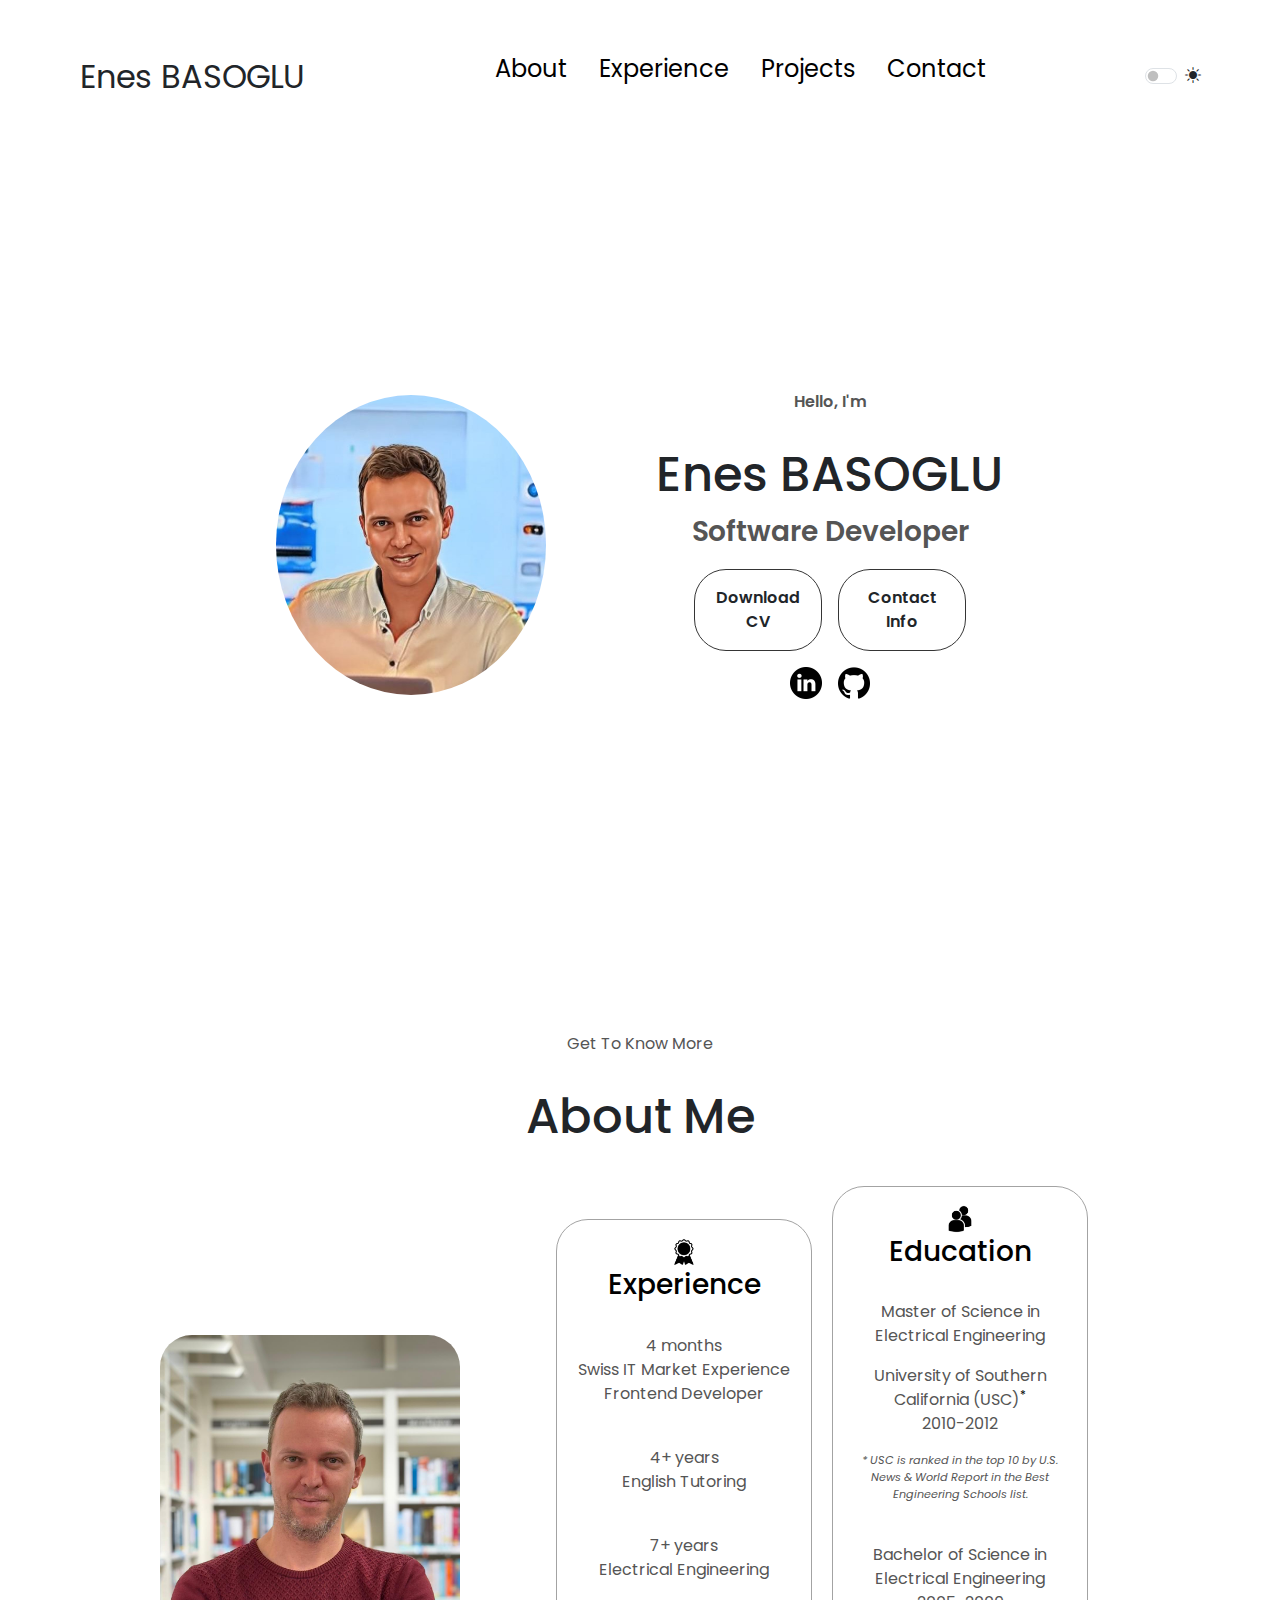
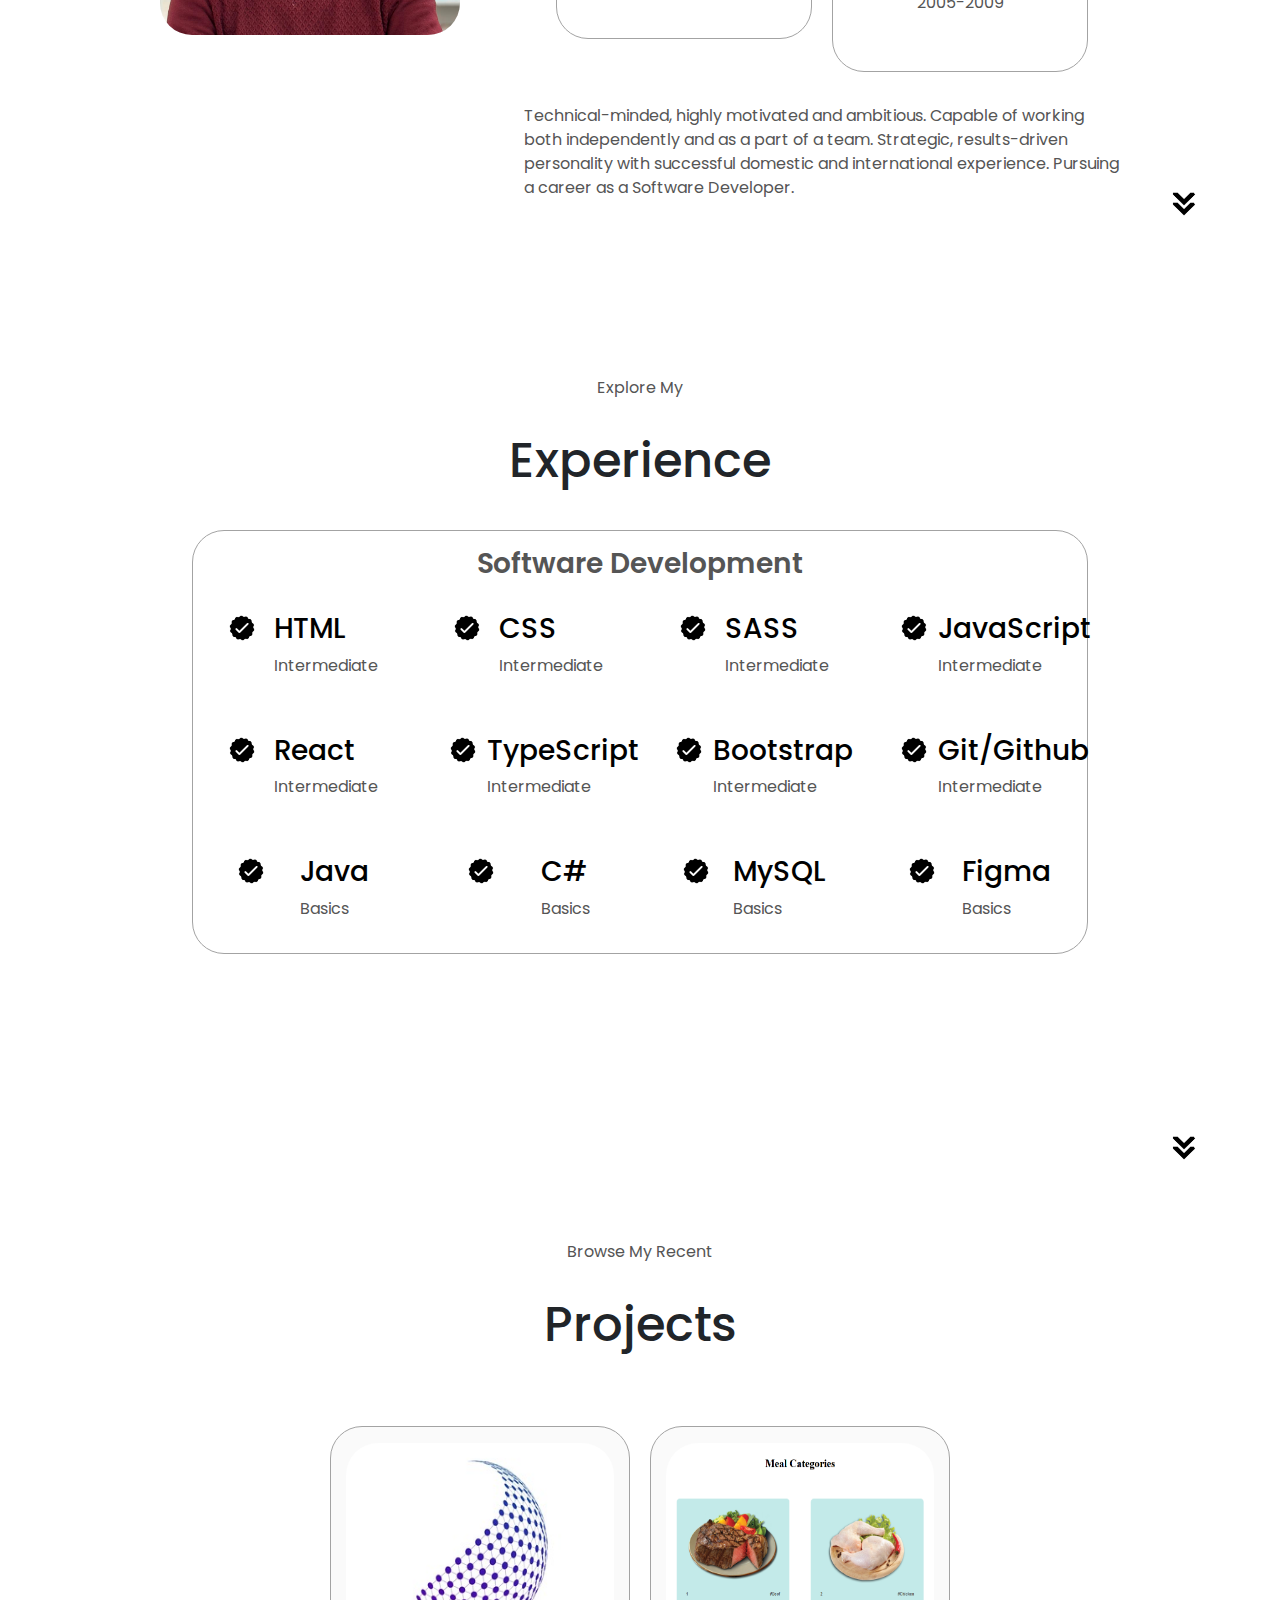
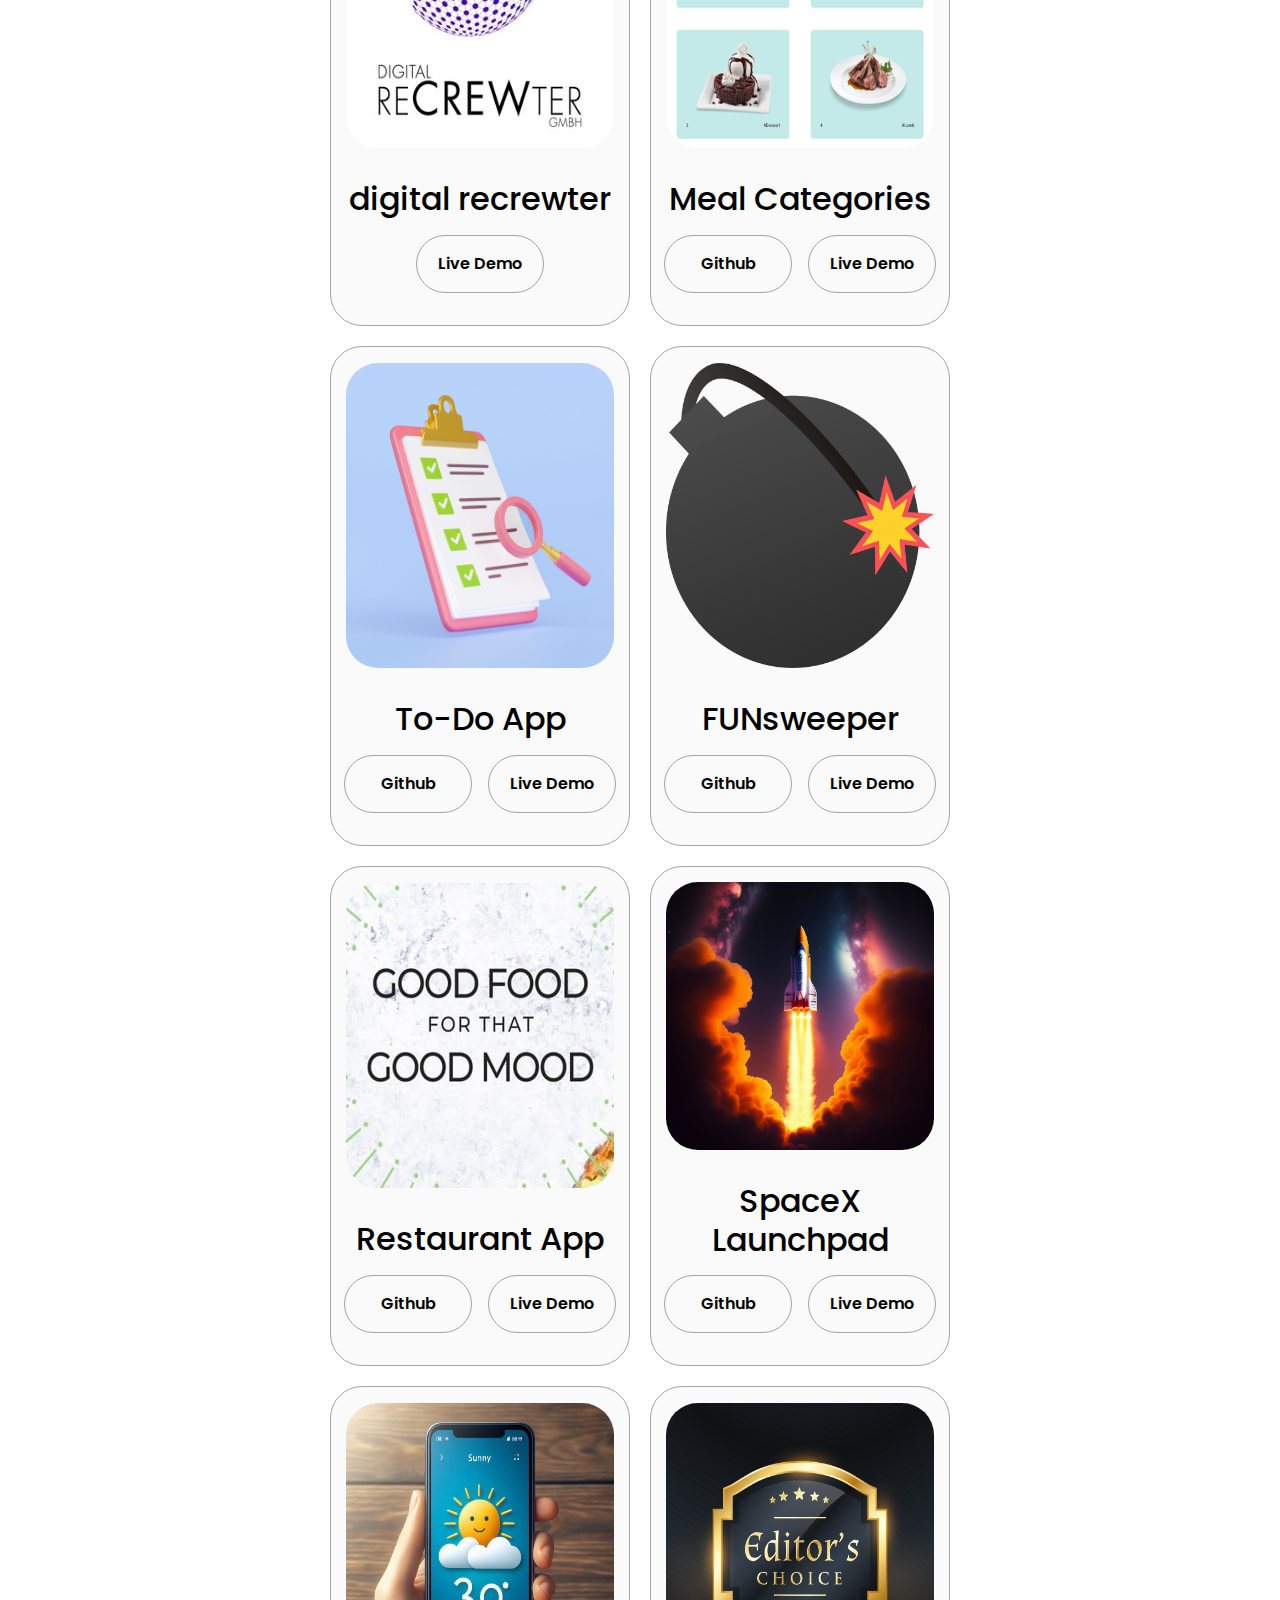
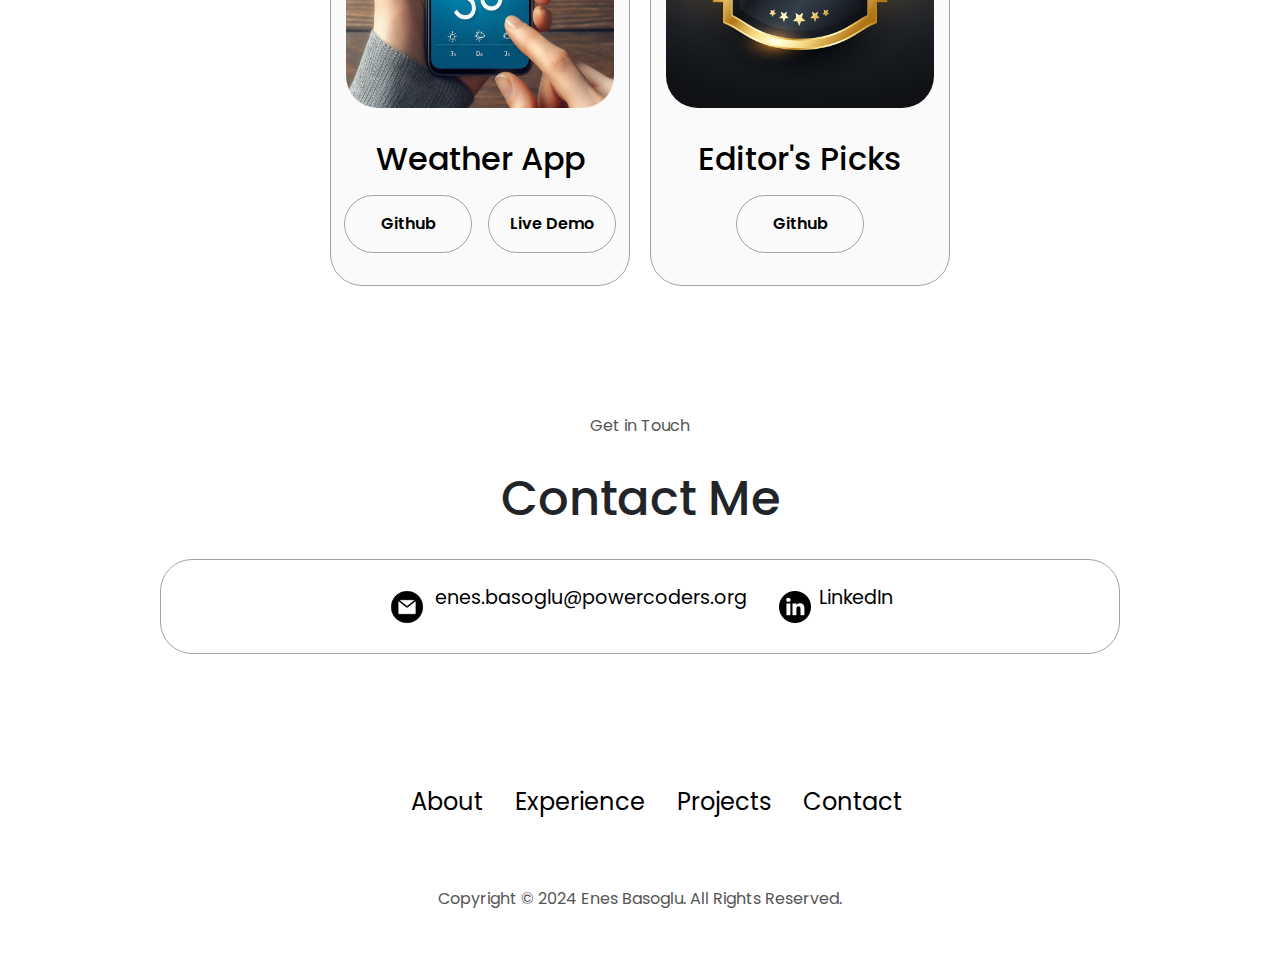
<file: index.html>
<!DOCTYPE html>
<html lang="en">
  <head>
    <meta charset="UTF-8" />
    <meta http-equiv="X-UA-Compatible" content="IE=edge" />
    <meta name="viewport" content="width=device-width, initial-scale=1.0" />
    <title>My Portfolio</title>
    <link href="https://cdn.jsdelivr.net/npm/bootstrap@5.3.2/dist/css/bootstrap.min.css" rel="stylesheet">
    <link href="https://cdn.jsdelivr.net/npm/bootstrap-icons@1.7.2/font/bootstrap-icons.css" rel="stylesheet">

    <link rel="stylesheet" href="style.css" />
    <link rel="stylesheet" href="mediaqueries.css" />
  </head>
  <body>
    <nav id="desktop-nav">
      <div class="logo">Enes BASOGLU</div>
      <div>
        <ul class="nav-links">
          <li><a href="#about">About</a></li>
          <li><a href="#experience">Experience</a></li>
          <li><a href="#projects">Projects</a></li>
          <li><a href="#contact">Contact</a></li>
        </ul>
      </div>
      <div class="form-check form-switch">
          <input class="form-check-input" type="checkbox" id="darkModeSwitch" checked>
          <label class="form-check-label" for="darkModeSwitch">
              <i class="bi bi-moon"></i> 
              <i class="bi bi-sun-fill"></i> 
          </label>
      </div>
    </nav>
    <nav id="hamburger-nav">
      <div class="logo">Enes BASOGLU</div>
      <div class="hamburger-menu">
        <div class="hamburger-icon" onclick="toggleMenu()">
          <span></span>
          <span></span>
          <span></span>
        </div>
        <div class="menu-links">
          <li><a href="#about" onclick="toggleMenu()">About</a></li>
          <li><a href="#experience" onclick="toggleMenu()">Experience</a></li>
          <li><a href="#projects" onclick="toggleMenu()">Projects</a></li>
          <li><a href="#contact" onclick="toggleMenu()">Contact</a></li>
        </div>
      </div>
    </nav>
    <section id="profile">
      <div class="section__pic-container">
        <img class="rounded-image" src="./assets/profile-pic.jpg" alt="Enes Basoglu profile picture" />
      </div>
      <div class="section__text">
        <p class="section__text__p1">Hello, I'm</p>
        <h1 class="title">Enes BASOGLU</h1>
        <p class="section__text__p2">Software Developer</p>
        <div class="btn-container">
          <button
            class="btn btn-color-2"
            onclick="window.open('./assets/resume.pdf')"
          >
            Download CV
          </button>
          <button class="btn btn-color-2" onclick="location.href='./#contact'">
            Contact Info
          </button>
        </div>
        <div id="socials-container">
          <img
            src="./assets/linkedin.png"
            alt="My LinkedIn profile"
            class="icon"
            onclick="location.href='https://www.linkedin.com/in/enes-basoglu'"
          />
          <img
            src="./assets/github.png"
            alt="My Github profile"
            class="icon"
            onclick="location.href='https://github.com/e-basoglu'"
          />
        </div>
      </div>
    </section>
    <section id="about">
      <p class="section__text__p1">Get To Know More</p>
      <h1 class="title">About Me</h1>
      <div class="section-container">
        <div class="section__pic-container">
          <img
            src="./assets/about-pic.jpg"
            alt="Profile picture"
            class="about-pic"
          />
        </div>
        <div class="about-details-container">
          <div class="about-containers">
            <div class="details-container">
              <img
                src="./assets/experience.png"
                alt="Experience icon"
                class="icon"
              />
              <h3>Experience</h3><br>
              <p>4 months <br />Swiss IT Market Experience <br />Frontend Developer</p><br>
              <p>4+ years <br />English Tutoring</p><br>
              <p>7+ years <br />Electrical Engineering</p><br>
            </div>
            <div class="details-container">
              <img
                src="./assets/education.png"
                alt="Education icon"
                class="icon"
              />
              <h3>Education</h3><br>
              <p>Master of Science in Electrical Engineering</p>
              <p>University of Southern California (USC)<sup><a href="#footnote1">*</a></sup>  <br>  2010-2012</p>
              <div id="footnotes">
                <ul style="list-style-type: none; padding-left: 0;">
                    <li id="footnote1" class="footnote">
                      * USC is ranked in the top 10 by U.S. News & World Report in the Best Engineering Schools list.
                    </li>
                </ul>
              </div><br>
              <p>Bachelor of Science in Electrical Engineering<br />2005-2009</p><br>

            </div>
          </div>
          <div class="text-container">
            <p class="section__text__p3">
              Technical-minded, highly motivated and ambitious. Capable of working both independently and as a part of a team.  Strategic, results-driven personality with successful domestic and international experience. Pursuing a career as a Software Developer. 
            </p>
          </div>
        </div>
      </div>
      <img
        src="./assets/arrow.png"
        alt="Arrow icon"
        class="icon arrow"
        onclick="location.href='./#experience'"
      />
    </section>
    <section id="experience">
      <p class="section__text__p1">Explore My</p>
      <h1 class="title">Experience</h1>
      <div class="experience-details-container">
        <div class="about-containers">
          <div class="details-container">
            <h2 class="experience-sub-title">Software Development</h2>
            <div class="article-container">
              <article>
                <img
                  src="./assets/checkmark.png"
                  alt="Experience icon"
                  class="icon"
                />
                <div>
                  <h3>HTML</h3>
                  <p>Intermediate</p>
                </div>
              </article>
              <article>
                <img
                  src="./assets/checkmark.png"
                  alt="Experience icon"
                  class="icon"
                />
                <div>
                  <h3>CSS</h3>
                  <p>Intermediate</p>
                </div>
              </article>
              <article>
                <img
                  src="./assets/checkmark.png"
                  alt="Experience icon"
                  class="icon"
                />
                <div>
                  <h3>SASS</h3>
                  <p>Intermediate</p>
                </div>
              </article>
              <article>
                <img
                  src="./assets/checkmark.png"
                  alt="Experience icon"
                  class="icon"
                />
                <div>
                  <h3>JavaScript</h3>
                  <p>Intermediate</p>
                </div>
              </article>
              <article>
                <img
                  src="./assets/checkmark.png"
                  alt="Experience icon"
                  class="icon"
                />
                <div>
                  <h3>React</h3>
                  <p>Intermediate</p>
                </div>
              </article>
              <article>
                <img
                  src="./assets/checkmark.png"
                  alt="Experience icon"
                  class="icon"
                />
                <div>
                  <h3>TypeScript</h3>
                  <p>Intermediate</p>
                </div>
              </article>
              <article>
                <img
                  src="./assets/checkmark.png"
                  alt="Experience icon"
                  class="icon"
                />
                <div>
                  <h3>Bootstrap</h3>
                  <p>Intermediate</p>
                </div>
              </article>
              <article>
                <img
                  src="./assets/checkmark.png"
                  alt="Experience icon"
                  class="icon"
                />
                <div>
                  <h3>Git/Github</h3>
                  <p>Intermediate</p>
                </div>
              </article><article>
                <img
                  src="./assets/checkmark.png"
                  alt="Experience icon"
                  class="icon"
                />
                <div>
                  <h3>Java</h3>
                  <p>Basics</p>
                </div>
              </article>
              <article>
                <img
                  src="./assets/checkmark.png"
                  alt="Experience icon"
                  class="icon"
                />
                <div>
                  <h3>C#</h3>
                  <p>Basics</p>
                </div>
              </article>
              <article>
                <img
                  src="./assets/checkmark.png"
                  alt="Experience icon"
                  class="icon"
                />
                <div>
                  <h3>MySQL</h3>
                  <p>Basics</p>
                </div>
              </article>
              <article>
                <img
                  src="./assets/checkmark.png"
                  alt="Experience icon"
                  class="icon"
                />
                <div>
                  <h3>Figma</h3>
                  <p>Basics</p>
                </div>
              </article>
            </div>
          </div>
        </div>
      </div>
      <img
        src="./assets/arrow.png"
        alt="Arrow icon"
        class="icon arrow"
        onclick="location.href='./#projects'"
      />
    </section>
    <section id="projects">
      <div class="brows">
      <p class="section__text__p1">Browse My Recent</p>
      <h1 class="title">Projects</h1>
      </div>
      <div class="experience-details-container">
        <div class="about-containers projects-container">
          <div class="project-item">
            
              <img
                src="./assets/digitalrecrewter.jpg"
                alt="Project 1"
                class="project-img"
              />
         
            <h2 class="project-title">digital recrewter</h2>
            <div class="btn-container">
              <button
                class="btn btn-color-2 project-btn"
                onclick="location.href='https://digital-recrewter.com/'"
              >
                Live Demo
              </button>
            </div>
          </div>
          <div class="project-item">
            
              <img
                src="./assets/mealcategories.png"
                alt="Project 2"
                class="project-img"
              />
           
            <h2 class="project-title">Meal Categories</h2>
            <div class="btn-container">
              <button
                class="btn btn-color-2 project-btn"
                onclick="location.href='https://github.com/e-basoglu/Meal-Categories-API-App'"
              >
                Github
              </button>
              <button
                class="btn btn-color-2 project-btn"
                onclick="location.href='https://meal-categories-api-app.vercel.app/'"
              >
                Live Demo
              </button>
            </div>
          </div>
          <div class="project-item">
            
              <img
                src="./assets/todo.jpg"
                alt="Project 3"
                class="project-img"
              />
           
            <h2 class="project-title">To-Do App</h2>
            <div class="btn-container">
              <button
                class="btn btn-color-2 project-btn"
                onclick="location.href='https://github.com/e-basoglu/To-Do-App'"
              >
                Github
              </button>
              <button
                class="btn btn-color-2 project-btn"
                onclick="location.href='https://to-do-or-not-to-do-app.vercel.app/'"
              >
                Live Demo
              </button>
            </div>
          </div>
          <div class="project-item">
            
              <img
                src="./assets/minesweeper-icon.png"
                alt="Minesweeper App (Project 5)"
                class="project-img"
              />
            
            <h2 class="project-title">FUNsweeper</h2>
            <div class="btn-container">
              <button
                class="btn btn-color-2 project-btn"
                onclick="location.href='https://github.com/e-basoglu/minesweeper-game'"
              >
                Github
              </button>
              <button
                class="btn btn-color-2 project-btn"
                onclick="location.href='https://funsweeper-game.vercel.app/'"
              >
                Live Demo
              </button>
            </div>
          </div>
          <div class="project-item">
            
              <img
                src="./assets/goodfood.png"
                alt="Restaurant App (Project 4)"
                class="project-img"
              />
            
            <h2 class="project-title">Restaurant App</h2>
            <div class="btn-container">
              <button
                class="btn btn-color-2 project-btn"
                onclick="location.href='https://github.com/e-basoglu/poco-enes/tree/main/week%202/Kashifs_Restaurant'"
              >
                Github
              </button>
              <button
                class="btn btn-color-2 project-btn"
                onclick="location.href='https://restaurant-good-mood.vercel.app/'"
              >
                Live Demo
              </button>
            </div>
          </div>
          <div class="project-item">
            
              <img
                src="./assets/spaceX.jpg"
                alt="SpaceX Launchpads (Project 6)"
                class="project-img"
              />
            
            <h2 class="project-title">SpaceX Launchpad</h2>
            <div class="btn-container">
              <button
                class="btn btn-color-2 project-btn"
                onclick="location.href='https://github.com/e-basoglu/spaceX-launchpad'"
              >
                Github
              </button>
              <button
                class="btn btn-color-2 project-btn"
                onclick="location.href='https://space-x-launchpad.vercel.app/'"
              >
                Live Demo
              </button>
            </div>
          </div>
          <div class="project-item">
            
            <img
              src="./assets/weather.jpg"
              alt="Project 1"
              class="project-img"
            />
       
          <h2 class="project-title">Weather App</h2>
          <div class="btn-container">
            <button
                class="btn btn-color-2 project-btn"
                onclick="location.href='https://github.com/e-basoglu/WeatherCast'"
              >
                Github
            </button>
            <button
              class="btn btn-color-2 project-btn"
              onclick="location.href='https://weather-cast-city.vercel.app/'"
            >
              Live Demo
            </button>
          </div>
        </div>

        <div class="project-item">
            
          <img
            src="./assets/editor.jpg"
            alt="Project 1"
            class="project-img"
          />
     
        <h2 class="project-title">Editor's Picks</h2>
        <div class="btn-container">
          <button
              class="btn btn-color-2 project-btn"
              onclick="location.href='https://github.com/e-basoglu/best-sellers'"
            >
              Github
          </button>
        </div>
        </div>
        </div>
      </div>
      <img
        src="./assets/arrow.png"
        alt="Arrow icon"
        class="icon arrow"
        onclick="location.href='./#contact'"
      />
    </section>
    <section id="contact">
      <div class="contact-content">

      <p class="section__text__p1">Get in Touch</p>
      <h1 class="title">Contact Me</h1>
      <div class="contact-info-upper-container">
        <div class="contact-info-container">
          <img
            src="./assets/email.png"
            alt="Email icon"
            class="icon contact-icon email-icon"
          />
          <p><a href="mailto:enes.basoglu@powercoders.org">enes.basoglu@powercoders.org</a></p>
        </div>
        <div class="contact-info-container">
          <img
            src="./assets/linkedin.png"
            alt="LinkedIn icon"
            class="icon contact-icon"
          />
          <p><a href="https://www.linkedin.com/in/enes-basoglu">LinkedIn</a></p>
        </div>
      </div>
      </div>
    </section>
    <footer>
      <nav>
        <div class="nav-links-container">
          <ul class="nav-links">
            <li><a href="#about">About</a></li>
            <li><a href="#experience">Experience</a></li>
            <li><a href="#projects">Projects</a></li>
            <li><a href="#contact">Contact</a></li>
          </ul>
        </div>
      </nav>
      <p>Copyright &#169; 2024 Enes Basoglu. All Rights Reserved.</p>
    </footer>
    <script src="script.js"></script>
    <script src="https://cdn.jsdelivr.net/npm/bootstrap@5.3.2/dist/js/bootstrap.bundle.min.js"></script>

  </body>
</html>
</file>
<file: style.css>
/* GENERAL */

@import url("https://fonts.googleapis.com/css2?family=Poppins:wght@300;400;500;600&display=swap");

* {
  margin: 0;
  padding: 0;
}

body {
  font-family: "Poppins", sans-serif;
}

:root[data-bs-theme='dark'] body {
  color: white; /* Set text color to white in dark mode */
}

:root[data-bs-theme='dark'] a,
:root[data-bs-theme='dark'] p.section__text__p1,
:root[data-bs-theme='dark'] p.section__text__p2,
:root[data-bs-theme='dark'] p.section__text__p3 {
  color: white; /* Set color to white in dark mode for specific p tags */
}
html {
  scroll-behavior: smooth;
}

p {
  color: rgb(85, 85, 85);
}

/* TRANSITION */

a,
.btn {
  transition: all 300ms ease;
}

/* DESKTOP NAV */

nav,
.nav-links {
  display: flex;
}

nav {
  justify-content: space-around;
  align-items: center;
  height: 17vh;
}

.nav-links {
  gap: 2rem;
  list-style: none;
  font-size: 1.5rem;
}

a {
  color: black;
  text-decoration: none;
  text-decoration-color: white;
}

h3 {
  color: black
}

a:hover {
  color: grey;
  text-decoration: underline;
  text-underline-offset: 1rem;
  text-decoration-color: rgb(181, 181, 181);
}

.logo {
  font-size: 2rem;
}

.logo:hover {
  cursor: default;
}

/* HAMBURGER MENU */

#hamburger-nav {
  display: none;
}

.hamburger-menu {
  position: relative;
  display: inline-block;
}

.hamburger-icon {
  display: flex;
  flex-direction: column;
  justify-content: space-between;
  height: 24px;
  width: 30px;
  cursor: pointer;
}

.hamburger-icon span {
  width: 100%;
  height: 2px;
  background-color: black;
  transition: all 0.3 ease-in-out;
}

.menu-links {
  position: absolute;
  top: 100%;
  right: 0;
  background-color: white;
  width: fit-content;
  max-height: 0;
  overflow: hidden;
  transition: all 0.3 ease-in-out;
}

.menu-links a {
  display: block;
  padding: 10px;
  text-align: center;
  font-size: 1.5rem;
  color: black;
  text-decoration: none;
  transition: all 0.3 ease-in-out;
}

.menu-links li {
  list-style: none;
}

.menu-links.open {
  max-height: 300px;
}

.hamburger-icon.open span:first-child {
  transform: rotate(45deg) translate(10px, 5px);
}

.hamburger-icon.open span:nth-child(2) {
  opacity: 0;
}

.hamburger-icon.open span:last-child {
  transform: rotate(-45deg) translate(10px, -5px);
}

.hamburger-icon span:first-child {
  transform: none;
}

.hamburger-icon span:first-child {
  opacity: 1;
}

.hamburger-icon span:first-child {
  transform: none;
}

/* SECTIONS */

section {
  padding-top: 4vh;
  height: 96vh;
  margin: 0 10rem;
  box-sizing: border-box;
  min-height: fit-content;
}

.section-container {
  display: flex;
}

/* PROFILE SECTION */

#profile {
  display: flex;
  justify-content: center;
  gap: 5rem;
  height: 80vh;
}

.section__pic-container {
  display: flex;
  height: 400px;
  width: 400px;
  margin: auto 0;
}

.rounded-image {
  border-radius: 50%;
}

.section__text {
  align-self: center;
  text-align: center;
}

.section__text p {
  font-weight: 600;
}

.section__text__p1 {
  text-align: center;
  margin-bottom: 2rem;
}

.section__text__p2 {
  font-size: 1.75rem;
  margin-bottom: 1rem;
}

.title {
  font-size: 3rem;
  text-align: center;
}

#socials-container {
  display: flex;
  justify-content: center;
  margin-top: 1rem;
  gap: 1rem;
}

/* ICONS */

.icon {
  cursor: pointer;
  height: 2rem;
}

/* BUTTONS */

.btn-container {
  display: flex;
  justify-content: center;
  gap: 1rem;
}

.btn {
  font-weight: 600;
  transition: all 300ms ease;
  padding: 1rem;
  width: 8rem;
  border-radius: 2rem;
}

.btn-color-1,
.btn-color-2 {
  border: rgb(53, 53, 53) 0.1rem solid;
}

.btn-color-1:hover,
.btn-color-2:hover {
  cursor: pointer;
}

.btn-color-1,
.btn-color-2:hover {
  background: rgb(53, 53, 53);
  color: white;
}

.btn-color-1:hover {
  background: rgb(0, 0, 0);
}

.btn-color-2 {
  background: none;
}

.btn-color-2:hover {
  border: rgb(255, 255, 255) 0.1rem solid;
}

.btn-container {
  gap: 1rem;
}

/* ABOUT SECTION */

#about {
  position: relative;
}

.about-containers {
  display: flex;
  justify-content: center;
  align-items: center;
  flex-wrap: wrap;
  gap: 20px; 
  padding: 2rem;

}

.about-details-container {
  justify-content: center;
  flex-direction: column;
}

.about-containers,
.about-details-container {
  display: flex;
}

.about-pic {
  border-radius: 2rem;
}

.arrow {
  position: absolute;
  right: -5rem;
  bottom: 2.5rem;
}

.details-container {
  display: flex;
  flex-direction: column;
  align-items: center;
  padding: 1rem;
  flex: 1;
  background: white;
  border-radius: 2rem;
  border: 0.1rem solid rgb(163, 163, 163);
  text-align: center;
}

.footnote {
  font-size: 0.7rem;
  color: rgb(85, 85, 85);
  font-style: italic;
}

.section-container {
  gap: 4rem;
  height: 80%;
}

.section__pic-container {
  height: 300px;
  width: 300px;
  margin: auto 0;
}

/* EXPERIENCE SECTION */

#experience {
  position: relative;
  margin-top: 5rem;
}

.experience-sub-title {
  color: rgb(85, 85, 85);
  font-weight: 600;
  font-size: 1.75rem;
  margin-bottom: 2rem;
}

.experience-details-container {
  display: flex;
  justify-content: center;
  flex-direction: column;
}

.article-container {
  display: flex;
  text-align: initial;
  flex-wrap: wrap;
  flex-direction: row;
  gap: 2.5rem;
  justify-content: space-around;
}

article {
  display: flex;
  width: 10rem;
  justify-content: space-around;
  gap: 0.5rem;
}

article .icon {
  cursor: default;
}


/* PROJECTS SECTION */

#projects {
  display: flex;
  flex-wrap: wrap;
  justify-content: center;
  gap: 2rem;
  margin-bottom: 3rem; 
}

.project-item {
  display: flex;
  flex-direction: column;
  align-items: center;
  justify-content: center;
  max-width: 300px;
  height: 500px;
  border: 1px solid rgb(163, 163, 163);
  border-radius: 2rem;
  background: rgb(250, 250, 250);
  text-align: center;
  box-sizing: border-box;
  padding-bottom:2rem;
}

.project-img {
  border-radius: 2rem;
  width: 90%;
  height: 90%;
  display: block;
  margin: 1rem auto;
}

.project-title {
  margin: 1rem;
  color: black;
}

.project-btn {
  color: black;
  border-color: rgb(163, 163, 163);
}


/* CONTACT */

#contact {
  display: flex;
  justify-content: center;
  flex-direction: column;
  height: 70vh;
  padding-top: 3rem;
  margin-top: 2rem;
}

.contact-content {
  margin-bottom: 3rem; /* Add some margin to separate the sections */
}

.contact-info-upper-container {
  display: flex;
  justify-content: center;
  border-radius: 2rem;
  border: rgb(53, 53, 53) 0.1rem solid;
  border-color: rgb(163, 163, 163);
  background: (250, 250, 250);
  margin: 2rem auto;
  padding: 0.5rem;
}

.contact-info-container {
  display: flex;
  align-items: center;
  justify-content: center;
  gap: 0.5rem;
  margin: 1rem;
}

.contact-info-container p {
  font-size: larger;
}

.contact-icon {
  cursor: default;
}

.email-icon {
  height: 2.5rem;
}

/* FOOTER SECTION */

footer {
  height: 26vh;
  margin: 0 1rem;
}

footer p {
  text-align: center;
}
</file>
<file: mediaqueries.css>
@media screen and (max-width: 1400px) {
  #profile {
    height: 83vh;
    margin-bottom: 6rem;
  }
  .about-containers {
    flex-wrap: wrap;
  }
  #contact,
  #projects {
    height: fit-content;
    font-size: 1rem;

  }
}

@media screen and (min-width: 1400px) {
  #profile {
    height: 83vh;
    margin-bottom: 6rem;
  }
  .about-containers {
    flex-wrap: wrap;
  }
  #contact,
  #projects {
    height: fit-content;
    font-size: 1rem;

  }
}

@media screen and (max-width: 1200px) {
  #desktop-nav {
    display: none;
  }
  #hamburger-nav {
    display: flex;
  }
  #experience,
  .experience-details-container {
    margin-top: 2rem;
  }
  #profile,
  .section-container {
    display: block;
  }
  .arrow {
    display: none;
  }
  section,
  .section-container {
    height: fit-content;
  }
  section {
    margin: 0 5%;
  }
  .section__pic-container {
    width: 275px;
    height: 275px;
    margin: 0 auto 2rem;
  }
  .about-containers {
    margin-top: 0;
  }
}

@media screen and (max-width: 600px) {
  #contact,
  footer {
    height: 40vh;
  }
  #profile {
    height: 83vh;
    margin-bottom: 0;
  }
  article {
    font-size: 1rem;
  }
  footer nav {
    height: fit-content;
    margin-bottom: 2rem;
  }
  .about-containers,
  .contact-info-upper-container,
  .btn-container {
    flex-wrap: wrap;
  }
  .contact-info-container {
    margin: 0;
  }
  .contact-info-container p,
  .nav-links li a {
    font-size: 1rem;
  }
  .experience-sub-title {
    font-size: 1.25rem;
  }
  .logo {
    font-size: 1.5rem;
  }
  .nav-links {
    flex-direction: column;
    gap: 0.5rem;
    text-align: center;
  }
  .section__pic-container {
    width: auto;
    height: 46vw;
    justify-content: center;
  }
  .section__text__p2 {
    font-size: 1.25rem;
  }
  .title {
    font-size: 2rem;
  }
  .text-container {
    text-align: justify;
  }
}
</file>
